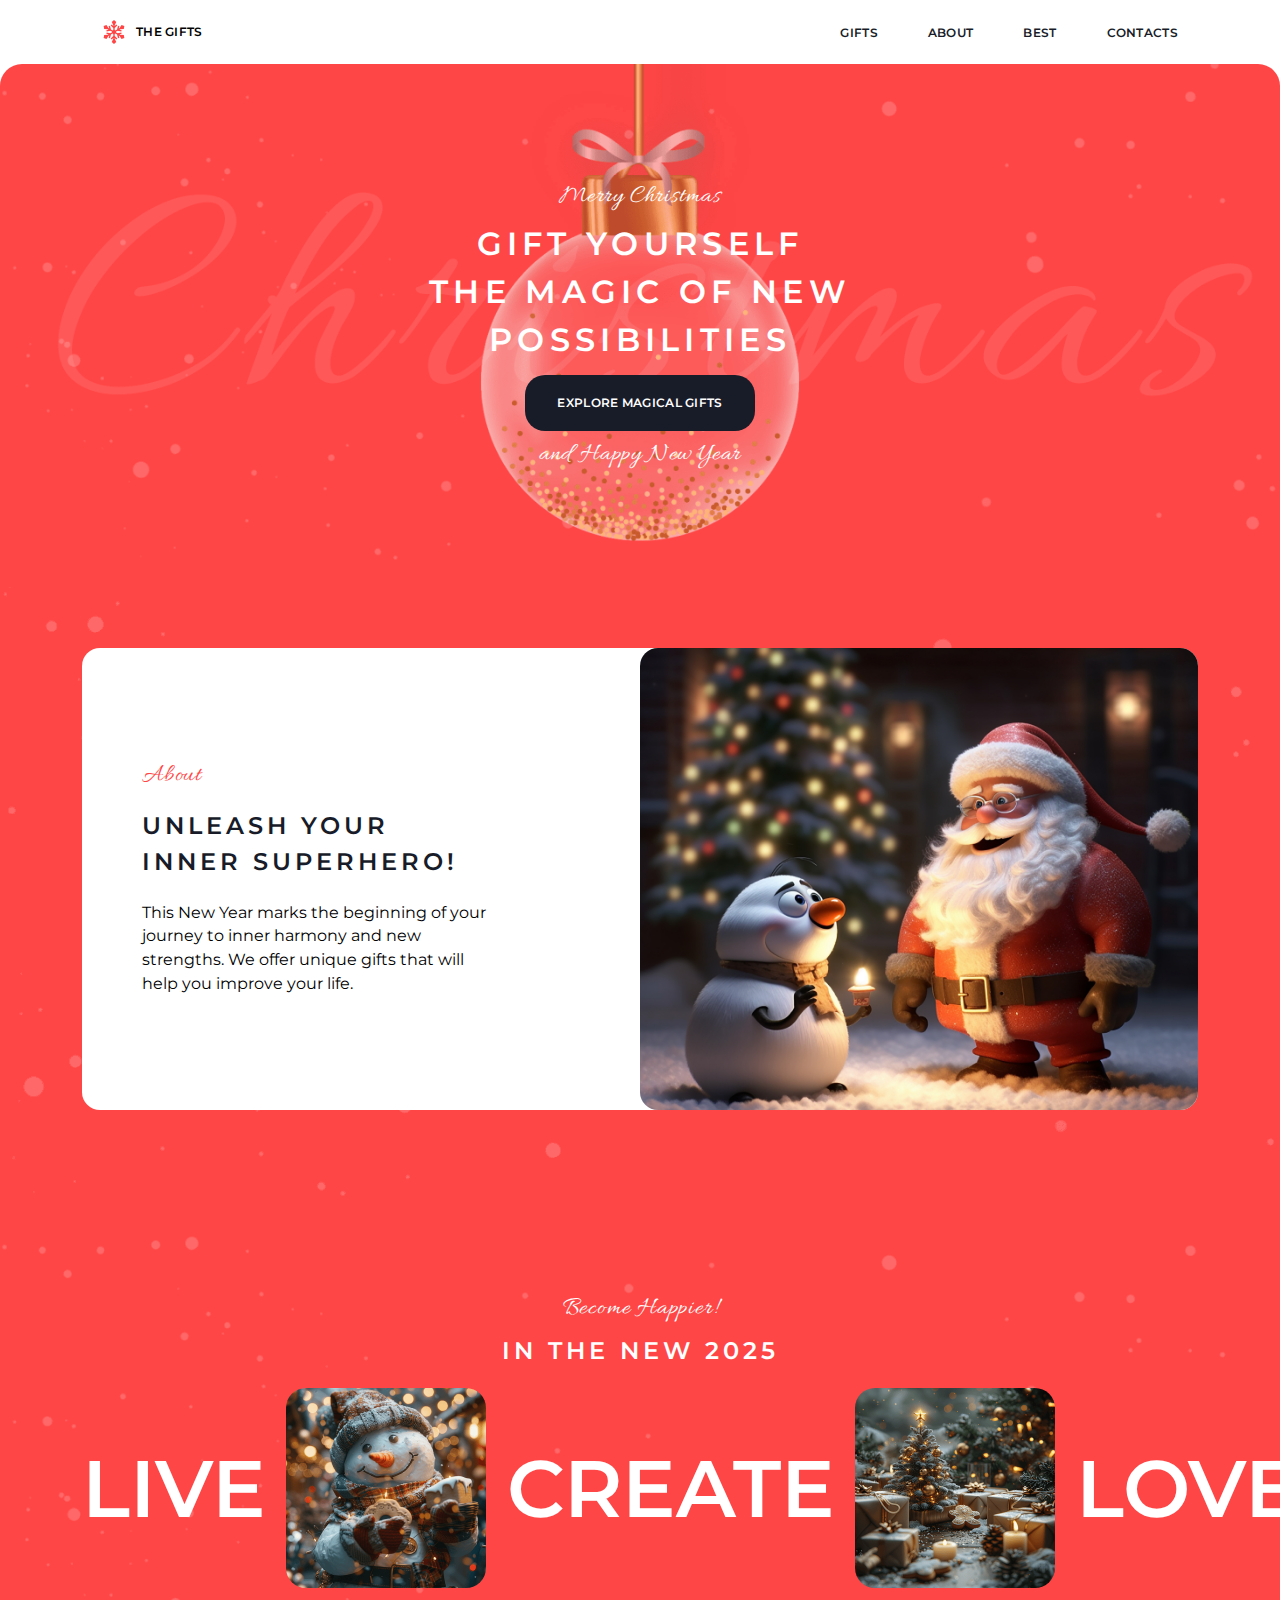
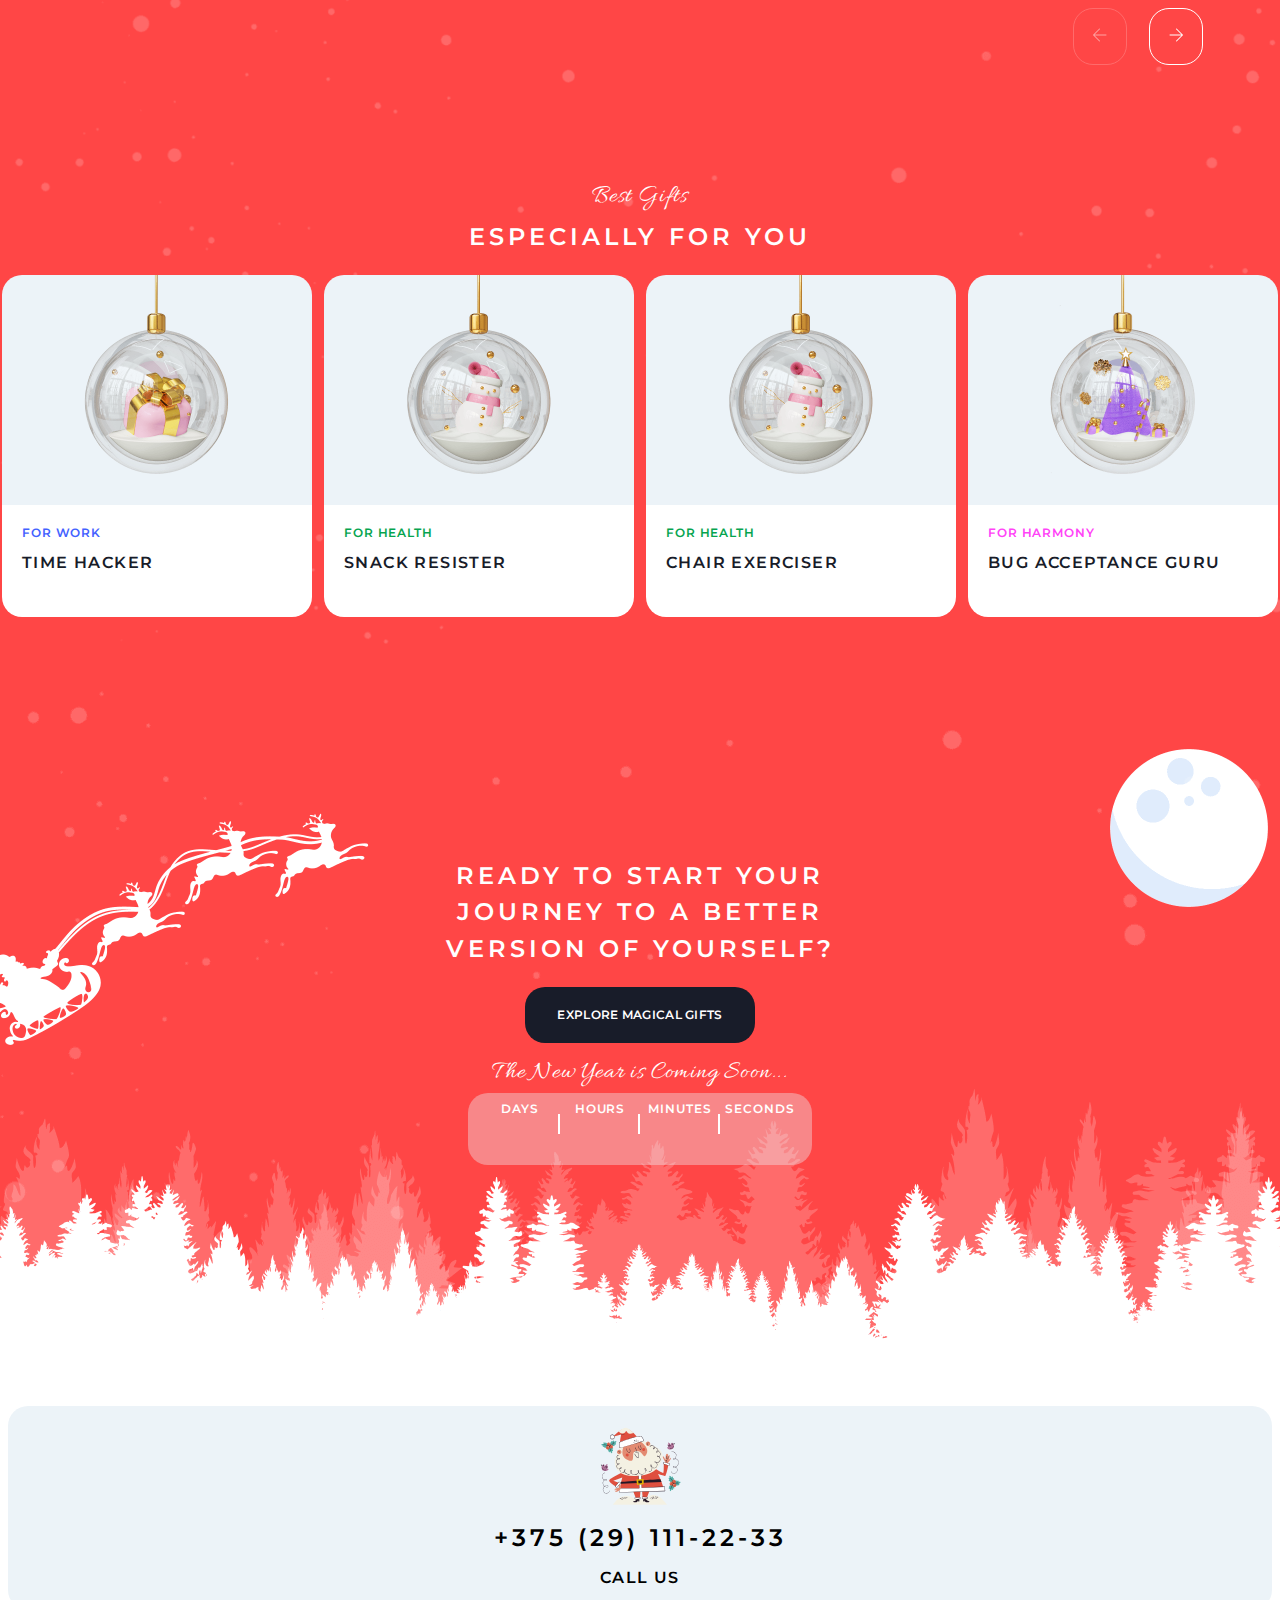
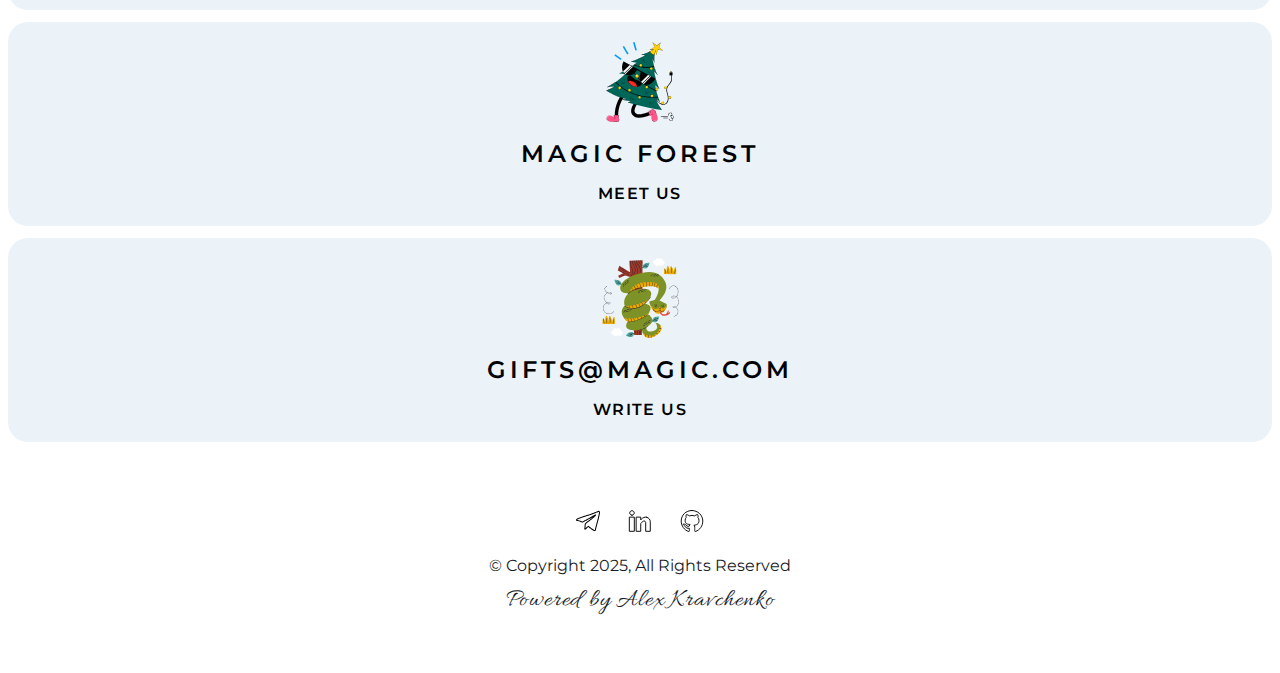
<file: index.html>
<!DOCTYPE html>
<html lang="en">
  <head>
    <meta charset="UTF-8" />
    <meta name="viewport" content="width=device-width, initial-scale=1.0" />
    <title>Christmas shop</title>
    <link rel="preconnect" href="https://fonts.googleapis.com" />
    <link rel="preconnect" href="https://fonts.gstatic.com" crossorigin />
    <link
      href="https://fonts.googleapis.com/css2?family=Allura&family=Montserrat:ital,wght@0,100..900;1,100..900&display=swap"
      rel="stylesheet"
    />
    <link rel="shortcut icon" href="./favicon.png" type="image/x-icon" />
    <link rel="stylesheet" href="css/style.css" />
  </head>
  <body>
    <header class="header">
      <div class="container">
        <div class="header__inner">
          <a href="./index.html" class="logo">
            <img src="./images/icons/logo.svg" alt="logo" />
            <span class="montserrat-action-small">THE GIFTS</span>
          </a>
          <nav class="menu">
            <ul class="menu__list">
              <li class="menu__item">
                <a
                  href="./pages/gifts.html"
                  class="menu__link montserrat-action-small"
                  >GIFTS</a
                >
              </li>
              <li class="menu__item">
                <a href="#about" class="menu__link montserrat-action-small"
                  >ABOUT</a
                >
              </li>
              <li class="menu__item">
                <a href="#best_gifts" class="menu__link montserrat-action-small"
                  >BEST</a
                >
              </li>
              <li class="menu__item">
                <a href="#contacts" class="menu__link montserrat-action-small"
                  >CONTACTS</a
                >
              </li>
            </ul>
          </nav>
          <div class="burger-menu">
            <input
              type="checkbox"
              id="burger-checkbox"
              class="burger-checkbox"
            />
            <label for="burger-checkbox" class="burger"></label>
            <ul class="burger-menu-list">
              <li>
                <a
                  href="./pages/gifts.html"
                  class="burger-menu-item montserrat-action-large"
                  >GIFTS</a
                >
              </li>
              <li>
                <a
                  href="#about"
                  class="burger-menu-item montserrat-action-large"
                  >About</a
                >
              </li>
              <li>
                <a
                  href="#best_gifts"
                  class="burger-menu-item montserrat-action-large"
                  >Best</a
                >
              </li>
              <li>
                <a
                  href="#contacts"
                  class="burger-menu-item montserrat-action-large"
                  >Contacts</a
                >
              </li>
            </ul>
          </div>
        </div>
      </div>
    </header>
    <main>
      <section>
        <div class="container">
          <div class="top">
            <div class="top__inner">
              <h2 class="top__caption allura-regular">Merry Christmas</h2>
              <h1 class="top__title montserrat-action-h1">
                Gift yourself <br />
                the magic of&nbsp;new possibilities
              </h1>

              <a
                class="btn__to_gifts montserrat-action-small"
                href="./pages/gifts.html"
                >Explore Magical Gifts</a
              >

              <h2 class="top__caption allura-regular">and Happy New Year</h2>
            </div>
          </div>
        </div>
      </section>
      <section id="about">
        <div class="container">
          <div class="about">
            <div class="about__inner">
              <div class="about__text-wrapper">
                <h2 class="about__caption allura-regular">About</h2>
                <h2 class="about__title montserrat-action-h2">
                  Unleash your inner superhero!
                </h2>
                <p class="about__text montserrat-action-paragraph">
                  This New Year marks the beginning of your journey to inner
                  harmony and new strengths. We offer unique gifts that will
                  help you improve your life.
                </p>
              </div>
              <div class="img-wrapper">
                <img src="./images/santa.png" alt="santa" />
              </div>
            </div>
          </div>
        </div>
      </section>
      <section>
        <div class="container">
          <div class="slider">
            <div class="slider__inner">
              <h2 class="slider__caption allura-regular">Become Happier!</h2>
              <h2 class="slider__title montserrat-action-h2">
                in the new 2025
              </h2>
              <div class="slider__row">
                <div class="slider__item">
                  <p class="slider__item-text montserrat-action-slider-text">
                    Live
                  </p>
                  <img src="./images/slider-img/snowman.png" alt="snowman" />
                </div>
                <div class="slider__item">
                  <p class="slider__item-text montserrat-action-slider-text">
                    Create
                  </p>
                  <img
                    src="./images/slider-img/christmas-trees.png"
                    alt="christmas-trees"
                  />
                </div>
                <div class="slider__item">
                  <p class="slider__item-text montserrat-action-slider-text">
                    Love
                  </p>
                  <img
                    src="./images/slider-img/christmas-tree-ball.png"
                    alt="christmas-tree-ball"
                  />
                </div>
                <div class="slider__item">
                  <p class="slider__item-text montserrat-action-slider-text">
                    Dream
                  </p>
                  <img
                    src="./images/slider-img/fairytale-house.png"
                    alt="fairytale-house"
                  />
                </div>
              </div>
              <div class="slider__controls">
                <button class="slider_btn dsbl prev" disabled>
                  <img
                    src="./images/slider-img/arrow-left.png"
                    alt="arrow-left"
                  />
                </button>
                <button class="slider_btn next">
                  <img
                    src="./images/slider-img/arrow-right.png"
                    alt="arrow-right"
                  />
                </button>
              </div>
            </div>
          </div>
        </div>
      </section>
      <section>
        <div class="container">
          <div class="best_gifts" id="best_gifts">
            <div class="best_gifts__inner">
              <h2 class="best_gifts__caption allura-regular">Best Gifts</h2>
              <h2 class="best_gifts__title montserrat-action-h2">
                especially for you
              </h2>
              <div class="best_gifts__wrapper"></div>
            </div>
          </div>
        </div>
      </section>
      <section>
        <div class="container">
          <div class="timer">
            <div class="timer__inner">
              <h2 class="timer__title montserrat-action-h2">
                Ready to start your journey to a better version of yourself?
              </h2>
              <a
                class="btn__to_gifts montserrat-action-small mb-17"
                href="./pages/gifts.html"
                >Explore Magical Gifts</a
              >
              <h2 class="timer__caption allura-regular">
                The New Year is Coming Soon...
              </h2>
              <div class="timer__wrapper">
                <div class="days_info">
                  <div class="day montserrat-action-h2"></div>
                  <p class="montserrat-action-h4">DAYS</p>
                </div>
                <div class="hours_info">
                  <div class="hours montserrat-action-h2"></div>
                  <p class="montserrat-action-h4">HOURS</p>
                </div>
                <div class="minutes_info">
                  <div class="minutes montserrat-action-h2"></div>
                  <p class="montserrat-action-h4">MINUTES</p>
                </div>
                <div class="seconds_info">
                  <div class="seconds montserrat-action-h2"></div>
                  <p class="montserrat-action-h4">SECONDS</p>
                </div>
              </div>
            </div>
          </div>
        </div>
      </section>
    </main>
    <footer>
      <div class="container">
        <div class="footer__wrapper">
          <div class="footer__inner">
            <div class="footer__actions-wrapper" id="contacts">
              <div class="footer__actions-item">
                <div class="contact__logo">
                  <img
                    src="./images/actions-img/santa-claus.svg"
                    alt="santa-claus"
                  />
                </div>
                <a href="tel:+375291112233" class="montserrat-action-large"
                  >+375 (29) 111-22-33</a
                >
                <h3 class="montserrat-action-h3">Call Us</h3>
              </div>
              <div class="footer__actions-item">
                <div class="meet__logo">
                  <img
                    src="./images/actions-img/christmas-tree.svg"
                    alt="christmas-tree"
                  />
                </div>
                <a
                  href="https://www.google.com/maps?ll=48.8584,2.2945"
                  target="_blank"
                  class="montserrat-action-large"
                  >Magic Forest</a
                >
                <h3 class="montserrat-action-h3">Meet Us</h3>
              </div>
              <div class="footer__actions-item">
                <div class="write__logo">
                  <img src="./images/actions-img/snake.svg" alt="snake" />
                </div>
                <a href="mailto:gifts@magic.com" class="montserrat-action-large"
                  >gifts@magic.com</a
                >
                <h3 class="montserrat-action-h3">write us</h3>
              </div>
            </div>
            <div class="socials__actions-wrapper">
              <a href="https://t.me/AlexKravchenko_1605" target="_blank"
                ><img
                  src="./images/socials-icons/telegram_icon.svg"
                  alt="telegram"
              /></a>
              <a
                href="http://linkedin.com/in/alex-kravchenko-18a312261"
                target="_blank"
                ><img
                  src="./images/socials-icons/linkedin_logo_logos_icon.svg"
                  alt="linkedin"
              /></a>
              <a href="https://github.com/AlexKravchenko1605" target="_blank"
                ><img
                  src="./images/socials-icons/github_logo_logos_icon.svg"
                  alt="github"
              /></a>
            </div>
            <p class="montserrat-action-paragraph dark-color">
              © Copyright 2025, All Rights Reserved
            </p>
            <a
              href="https://github.com/AlexKravchenko1605"
              target="_blank"
              class="allura-regular dark-color rs_school"
            >
              Powered by Alex Kravchenko
            </a>
          </div>
        </div>
      </div>
    </footer>
    <script type="module" src="./js/main.js"></script>
  </body>
</html>
</file>
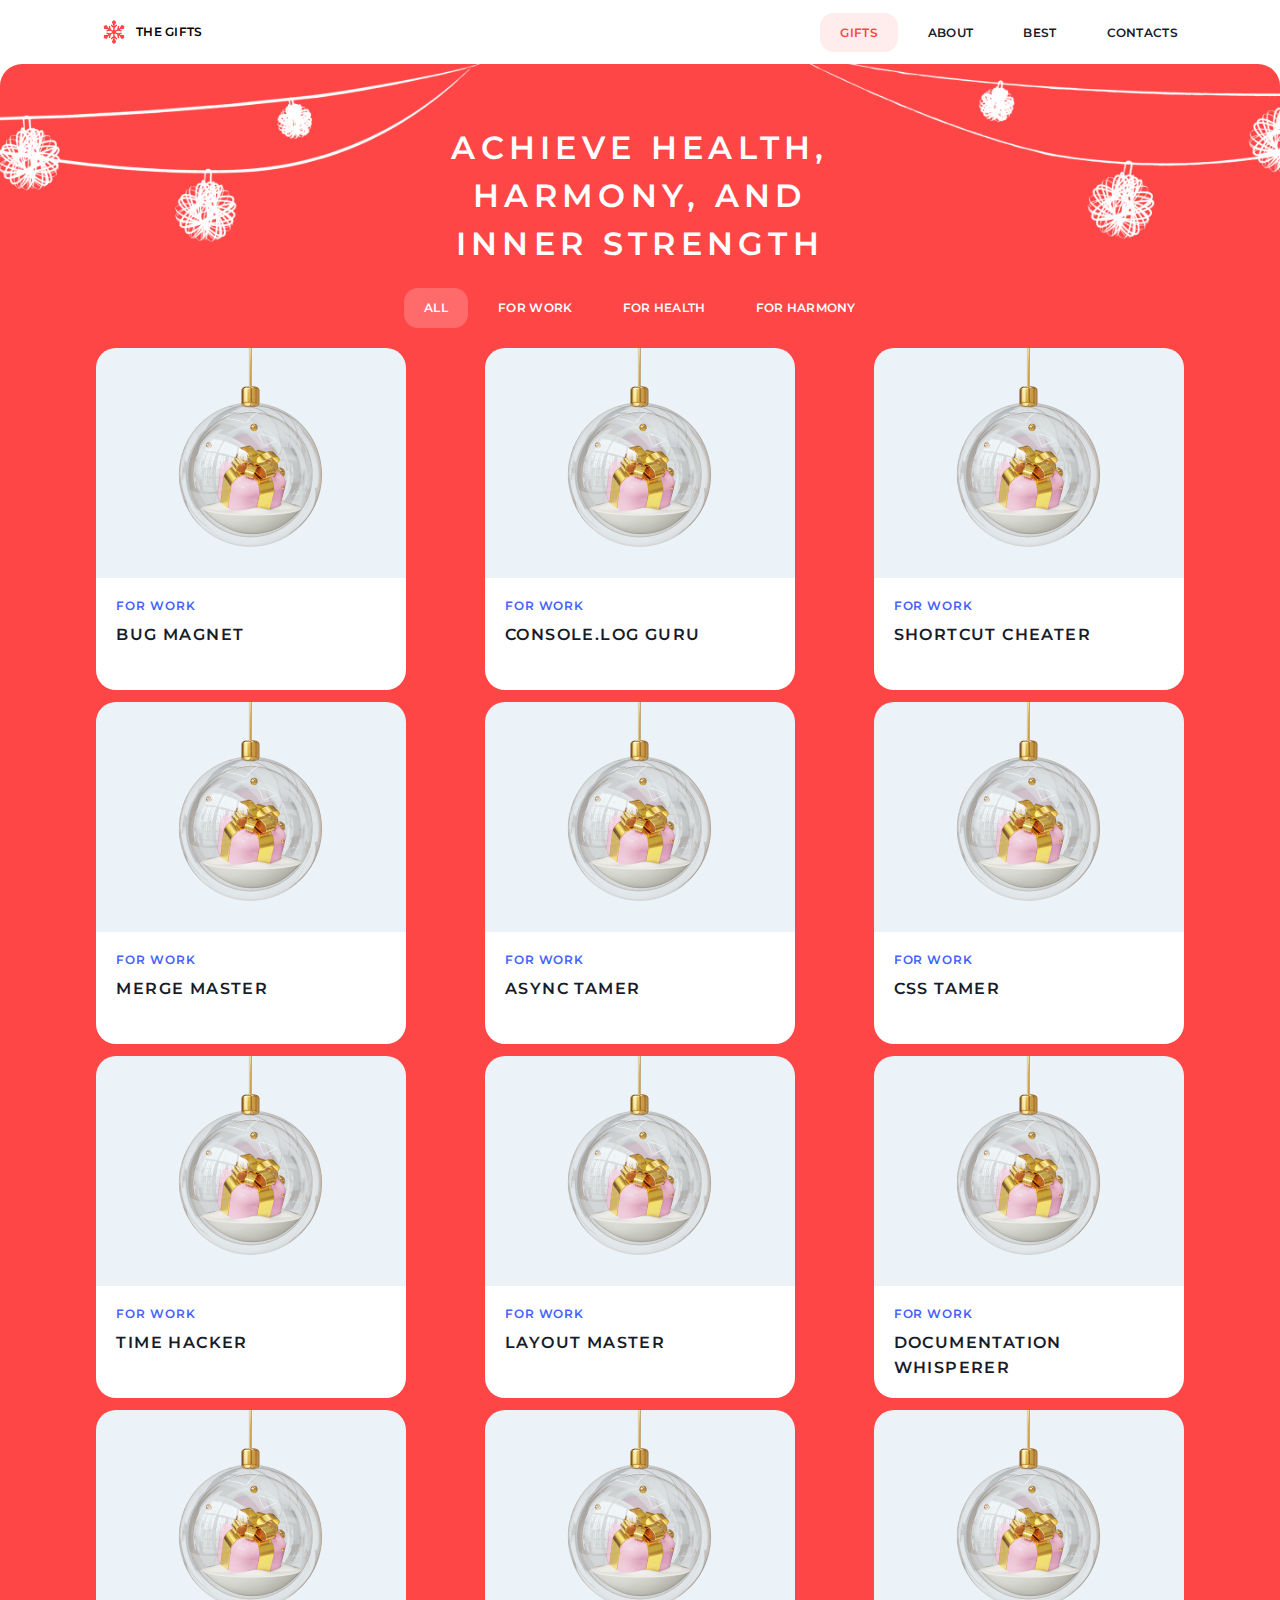
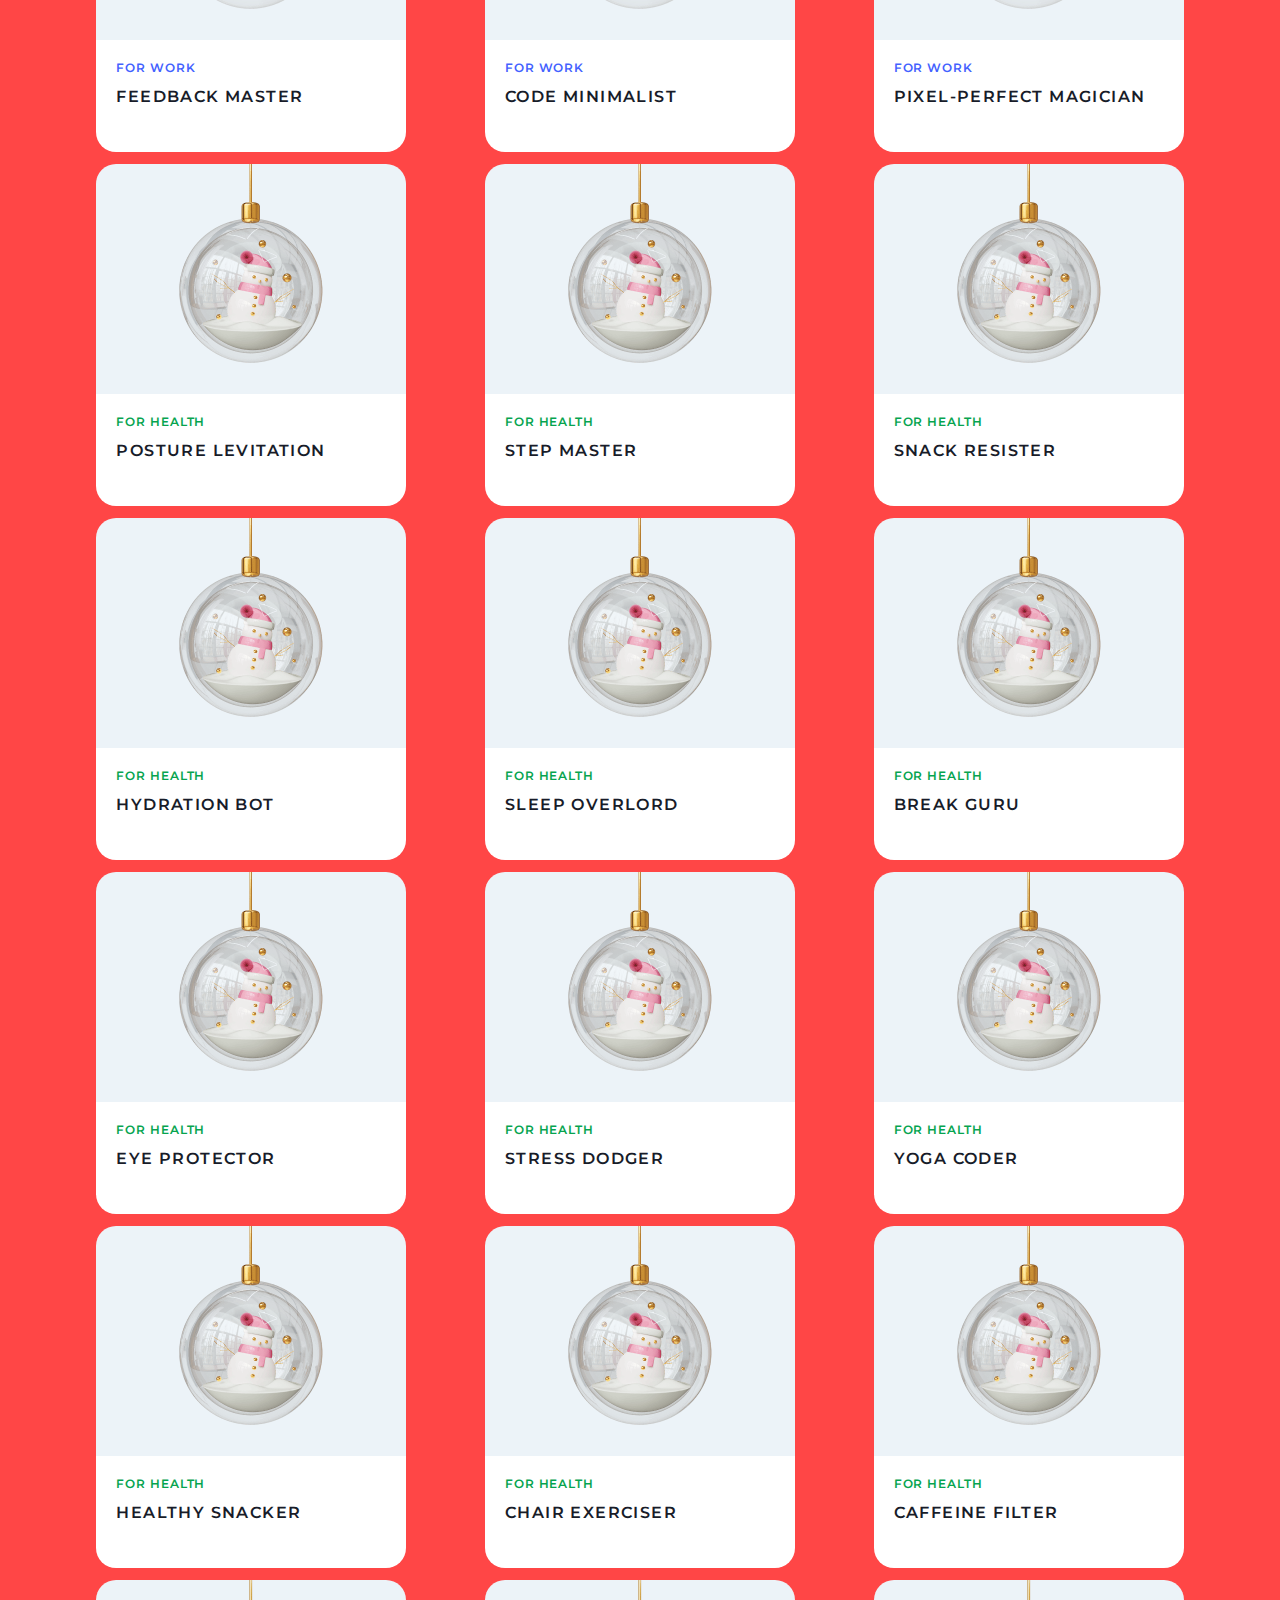
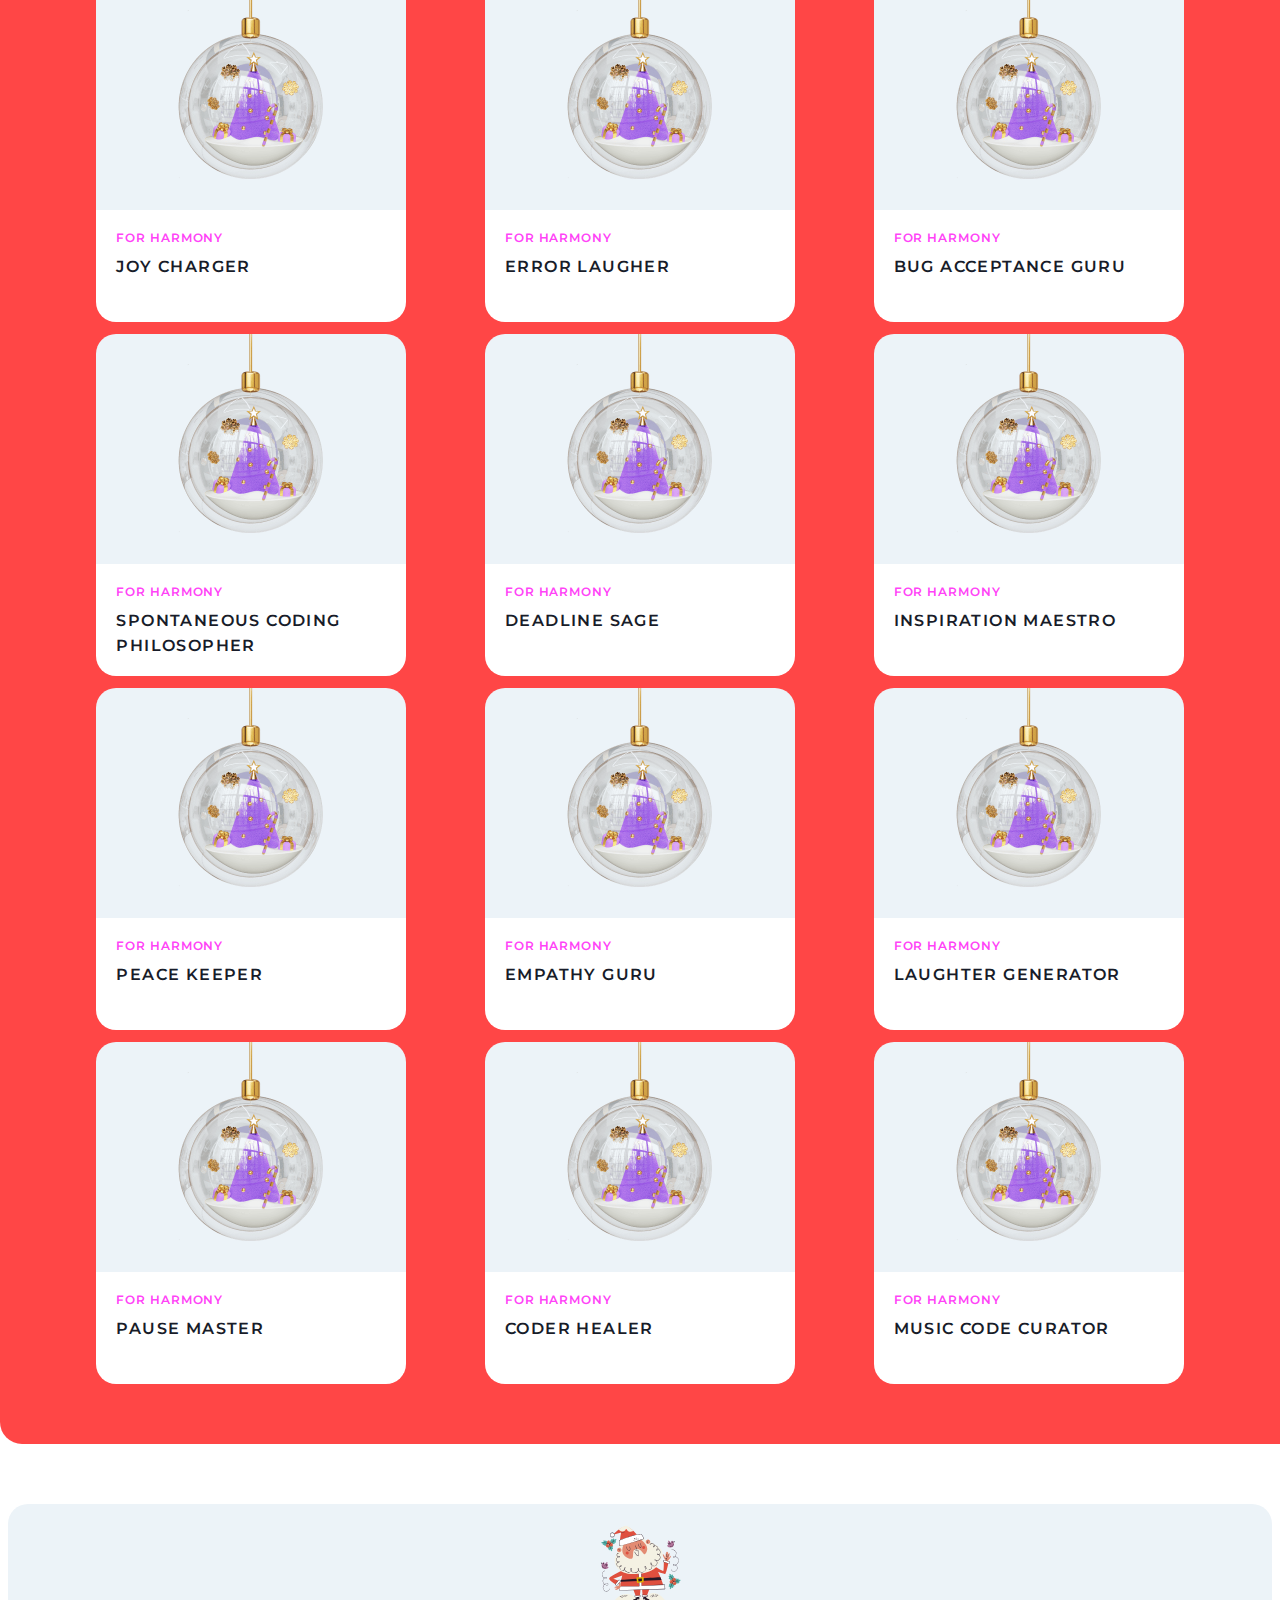
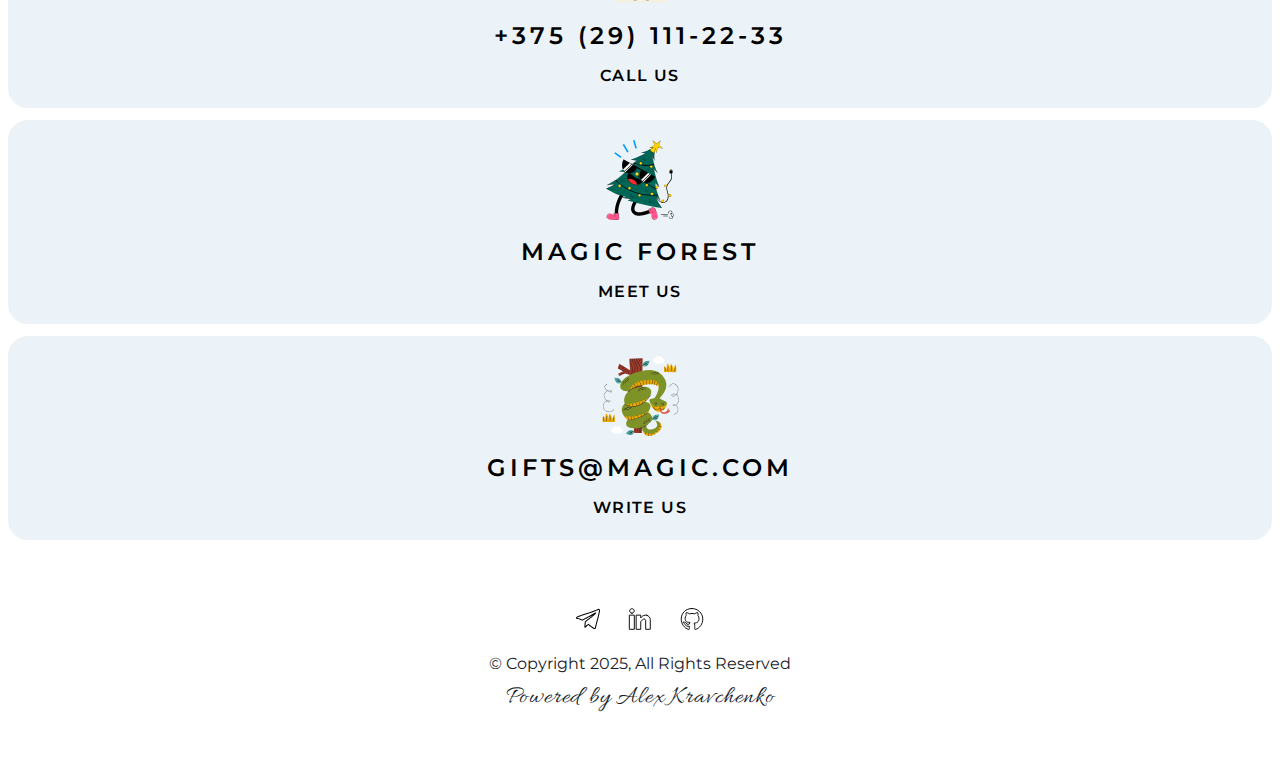
<file: pages/gifts.html>
<!DOCTYPE html>
<html lang="en">
  <head>
    <meta charset="UTF-8" />
    <meta name="viewport" content="width=device-width, initial-scale=1.0" />
    <title>Gifts</title>
    <link rel="preconnect" href="https://fonts.googleapis.com" />
    <link rel="preconnect" href="https://fonts.gstatic.com" crossorigin />
    <link
      href="https://fonts.googleapis.com/css2?family=Allura&family=Montserrat:ital,wght@0,100..900;1,100..900&display=swap"
      rel="stylesheet"
    />
    <link rel="shortcut icon" href="../favicon.png" type="image/x-icon" />
    <link rel="stylesheet" href="../css/style.css" />
    <link rel="stylesheet" href="../css/gifts-page.css" />
  </head>
  <body>
    <header class="header" id="top">
      <div class="container">
        <div class="header__inner">
          <a href="../index.html" class="logo">
            <img src="../images/icons/logo.svg" alt="the gifts" />
            <span class="montserrat-action-small">THE GIFTS</span>
          </a>
          <nav class="menu">
            <ul class="menu__list">
              <li class="menu__item">
                <a
                  href="#"
                  class="menu__link active montserrat-action-small disabled"
                  >GIFTS</a
                >
              </li>
              <li class="menu__item">
                <a
                  href="../index.html#about"
                  class="menu__link montserrat-action-small"
                  >ABOUT</a
                >
              </li>
              <li class="menu__item">
                <a
                  href="../index.html#best_gifts"
                  class="menu__link montserrat-action-small"
                  >BEST</a
                >
              </li>
              <li class="menu__item">
                <a href="#contacts" class="menu__link montserrat-action-small"
                  >CONTACTS</a
                >
              </li>
            </ul>
          </nav>
          <div class="burger-menu">
            <input
              type="checkbox"
              id="burger-checkbox"
              class="burger-checkbox"
            />
            <label for="burger-checkbox" class="burger"></label>
            <ul class="burger-menu-list">
              <li id="gifts__link">
                <a
                  href="./pages/gifts.html"
                  class="burger-menu-item montserrat-action-large disabled"
                  >GIFTS</a
                >
              </li>
              <li></li>
              <li>
                <a
                  href="../index.html#about"
                  class="burger-menu-item montserrat-action-large"
                  >About</a
                >
              </li>
              <li></li>
              <li>
                <a
                  href="../index.html#best_gifts"
                  class="burger-menu-item montserrat-action-large"
                  >Best</a
                >
              </li>
              <li></li>
              <li>
                <a
                  href="#contacts"
                  class="burger-menu-item montserrat-action-large"
                  >Contacts</a
                >
              </li>
              <li></li>
            </ul>
          </div>
        </div>
      </div>
    </header>

    <main>
      <section>
        <div class="container">
          <div class="gifts">
            <div class="gifts__inner">
              <h1 class="gifts__title montserrat-action-h1">
                Achieve health,<br />
                harmony, and <br />
                inner strength
              </h1>
              <div class="gifts__category-wrapper montserrat-action-small">
                <a class="gifts__category all" data-category="All" href="#"
                  >All</a
                >
                <a
                  class="gifts__category for-work"
                  data-category="For Work"
                  href="#"
                  >for work</a
                >
                <a
                  class="gifts__category for-health"
                  data-category="For Health"
                  href="#"
                  >for health</a
                >
                <a
                  class="gifts__category for-harmony"
                  data-category="For Harmony"
                  href="#"
                  >for harmony</a
                >
              </div>
              <div class="gifts__container"></div>
            </div>
          </div>
        </div>
      </section>
      <a href="#top" id="to_top" class="to-top__btn" title="Back to top"
        ><img src="../images/icons/arrow-top.png" alt="arrow-top"
      /></a>
    </main>
    <footer>
      <div class="container">
        <div class="footer__wrapper">
          <div class="footer__inner">
            <div class="footer__actions-wrapper" id="contacts">
              <div class="footer__actions-item">
                <div class="contact__logo">
                  <img
                    src="../images/actions-img/santa-claus.svg"
                    alt="santa-claus"
                  />
                </div>
                <a href="tel:+375291112233" class="montserrat-action-large"
                  >+375 (29) 111-22-33</a
                >
                <h3 class="montserrat-action-h3">Call Us</h3>
              </div>
              <div class="footer__actions-item">
                <div class="meet__logo">
                  <img
                    src="../images/actions-img/christmas-tree.svg"
                    alt="christmas-tree"
                  />
                </div>
                <a
                  href="https://www.google.com/maps?ll=48.8584,2.2945"
                  target="_blank"
                  class="montserrat-action-large"
                  >Magic Forest</a
                >
                <h3 class="montserrat-action-h3">Meet Us</h3>
              </div>
              <div class="footer__actions-item">
                <div class="write__logo">
                  <img src="../images/actions-img/snake.svg" alt="snake" />
                </div>
                <a href="mailto:gifts@magic.com" class="montserrat-action-large"
                  >gifts@magic.com</a
                >
                <h3 class="montserrat-action-h3">write us</h3>
              </div>
            </div>
            <div class="socials__actions-wrapper">
              <a href="https://t.me/AlexKravchenko_1605" target="_blank"
                ><img
                  src="../images/socials-icons/telegram_icon.svg"
                  alt="telegram"
              /></a>
              <a
                href="http://linkedin.com/in/alex-kravchenko-18a312261"
                target="_blank"
                ><img
                  src="../images/socials-icons/linkedin_logo_logos_icon.svg"
                  alt="linkedin"
              /></a>
              <a href="https://github.com/AlexKravchenko1605" target="_blank"
                ><img
                  src="../images/socials-icons/github_logo_logos_icon.svg"
                  alt="github"
              /></a>
            </div>
            <p class="montserrat-action-paragraph dark-color">
              © Copyright 2025, All Rights Reserved
            </p>
            <a
              href="https://github.com/AlexKravchenko1605"
              target="_blank"
              class="allura-regular dark-color rs_school"
            >
              Powered by Alex Kravchenko
            </a>
          </div>
        </div>
      </div>
    </footer>
    <script type="module" src="../js/gifts-page.js"></script>
  </body>
</html>
</file>
<file: css/style.css>
@import url(root.css);
@import url(fonts.css);

html {
  box-sizing: border-box;
  scroll-behavior: smooth;
}

*,
*::after,
*::before {
  box-sizing: inherit;
  margin: 0;
  padding: 0;
}

a {
  text-decoration: none;
  color: inherit;
  cursor: default;
}

ul {
  list-style: none;
}

.container {
  max-width: 1440px;
  margin: 0 auto;
}

/* header */

.header__inner {
  min-height: 64px;
  display: flex;
  justify-content: space-between;
  align-items: center;
  padding-left: 82px;
  padding-right: 82px;
}

.logo {
  display: flex;
  align-items: center;
  padding: 8px 20px;
  gap: 0 10px;
}

.menu__list {
  display: flex;
  gap: 0 10px;
  align-items: center;
}

.menu__link {
  padding: 12px 20px;
  color: var(--dark-color);
}

.active {
  color: var(--primary-color);
  background-color: #ffecec;
  border-radius: 14px;
}

/* burger-menu */
.burger-menu {
  display: none;
}
.burger-checkbox {
  position: absolute;
  visibility: hidden;
}
.burger {
  z-index: 1;
  cursor: pointer;
  display: block;
  position: relative;
  border: none;
  background: transparent;
  padding: 20px;
}
.burger::before,
.burger::after {
  content: "";
  position: absolute;
  display: block;
  width: 20px;
  height: 1px;
  border-radius: 10px;
  background: var(--dark-color);
}
.burger::before {
  left: 11px;
}

.burger::before {
  top: 14px;
  box-shadow: 0 11px 0 #000;
  transition: box-shadow 0.3s 0.15s, top 0.3s 0.15s, transform 0.3s;
}
.burger::after {
  left: 11px;
  bottom: 14px;
  transition: bottom 0.3s 0.15s, transform 0.3s;
}
.burger-checkbox:checked + .burger::before {
  top: 19px;
  transform: rotate(45deg);
  box-shadow: 0 6px 0 rgba(0, 0, 0, 0);
  transition: box-shadow 0.15s, top 0.3s, transform 0.3s 0.15s;
}
.burger-checkbox:checked + .burger::after {
  bottom: 20px;
  transform: rotate(-45deg);
  transition: bottom 0.3s, transform 0.3s 0.15s;
}
.burger-menu-list {
  right: 0;
  position: fixed;
  display: flex;
  flex-direction: column;
  justify-content: center;
  gap: 8px;
  margin: 0;
  background: var(--static-white-color);
  list-style-type: none;
  transform: translateX(100%);
  transition: 0.3s;
  width: 100vw;
  height: 100vh;
  z-index: 4;
}
.burger-menu-item {
  display: block;
  padding: 12px 20px;
  color: var(--dark-color);
  text-align: center;
  text-decoration: none;
}

.burger-checkbox:checked ~ .burger-menu-list {
  transform: translateX(0%);
}

.iOverflow {
  overflow: hidden;
  height: 100vh;
}
/* top section */

.top {
  min-height: 524px;
  background-color: var(--primary-color);
  background-image: url(../images/bg-images/bg-snow.png),
    url(../images/bg-images/top-bg.png);
  background-repeat: no-repeat;
  background-position: center;
  background-size: cover;
  border-top-right-radius: 22px;
  border-top-left-radius: 22px;
  padding: 60px 0px;
}

.top__inner {
  display: flex;
  flex-direction: column;
  margin: 0 auto;
  align-items: center;
  width: 426px;
  padding-top: 60px;
  gap: 11px 0;
}

.top__title {
  color: var(--static-white-color);
  text-align: center;
}

.top__caption {
  color: var(--static-white-color);
}

.btn__to_gifts {
  color: var(--static-white-color);
  background-color: var(--dark-color);
  border-radius: 20px;
  padding: 20px 32px;
  border: none;
}

/* about section */

.about {
  min-height: 648px;
  background-color: var(--primary-color);
  background-image: url(../images/bg-images/bg-snow.png);
  background-repeat: no-repeat;
  background-position: center;
  background-size: cover;
  padding: 60px 0px;
}

.about__inner {
  display: flex;
  justify-content: space-between;
  flex-direction: row;
  margin: 0 82px;
  background-color: var(--static-white-color);
  border-radius: 18px;
}

.about__text-wrapper {
  display: flex;
  flex-direction: column;
  justify-content: center;
  gap: 20px 0;
  padding: 100px 152px 100px 60px;
  width: 50%;
}
.img-wrapper {
  width: 50%;

  img {
    display: block;
    border-radius: 18px;
    width: 100%;
    min-height: 100%;
    object-fit: cover;
  }
}

.about__title {
  color: var(--dark-color);
}

.about__caption {
  color: var(--primary-color);
}

/* slider section */

.slider {
  min-height: 488px;
  background-color: var(--primary-color);
  background-image: url(../images/bg-images/bg-snow.png);
  background-repeat: no-repeat;
  background-position: center;
  background-size: cover;
  padding: 60px 0px;
  position: relative;
  overflow: hidden;
}

.slider__title,
.slider__caption {
  color: var(--static-white-color);
  text-align: center;
}

.slider__caption {
  margin-bottom: 12px;
}
.slider__title {
  margin-bottom: 19px;
}
.slider__row {
  display: flex;
  gap: 0 21px;
  padding-left: 82px;
}

.slider__item {
  display: flex;
  align-items: center;
  gap: 0 20px;

  img {
    width: 200px;
    height: 200px;
    border-radius: 20px;
  }
}

.slider__item-text {
  color: var(--static-white-color);
}

.slider__controls {
  position: absolute;
  bottom: 59px;
  right: 6%;
  display: flex;
  gap: 0 22px;
}

.slider_btn {
  color: var(--static-white-color);
  background-color: inherit;
  border: 1px solid;
  border-color: var(--static-white-color);
  border-radius: 20px;
  padding: 14px;
  font-weight: 100;
}

.dsbl {
  border-color: #ff9090;
  color: #ff5858;
  opacity: 0.5;
}

/* best_gifts section */

.best_gifts {
  min-height: 554px;
  background-color: var(--primary-color);
  background-image: url(../images/bg-images/bg-snow.png);
  background-repeat: no-repeat;
  background-position: center;
  background-size: cover;
  padding: 60px 0px;
}

.best_gifts__caption,
.best_gifts__title {
  color: var(--static-white-color);
  text-align: center;
}

.best_gifts__caption {
  margin-bottom: 10px;
}

.best_gifts__title {
  margin-bottom: 20px;
}
.best_gifts__wrapper {
  display: flex;
  flex-wrap: wrap;
  gap: 13px 12px;
  justify-content: center;
}

.best_gifts__item {
  display: flex;
  flex-direction: column;
  width: 310px;
  height: 342px;
  border-radius: 20px;
}

.best_gifts__item-img {
  width: 310px;
  height: 230px;
  background-color: var(--content-background-color);
  border-top-left-radius: 20px;
  border-top-right-radius: 20px;
  img {
    width: 100%;
    object-fit: cover;
  }
}

.best_gifts__item-info {
  background-color: var(--static-white-color);
  height: 112px;
  width: 100%;
  padding: 20px 20px 20px 20px;
  overflow: hidden;
  border-bottom-left-radius: 20px;
  border-bottom-right-radius: 20px;

  h4 {
    margin-bottom: 10px;
  }
}

.for-work {
  color: var(--tag-purple-color);
}

.for-health {
  color: var(--tag-green-color);
}

.for-harmony {
  color: var(--tag-pink-color);
}

.dark-color {
  color: var(--dark-color);
}

/* timer section */

.timer {
  min-height: 668px;
  background-color: var(--primary-color);
  background-image: url(../images/bg-images/bg-snow.png),
    url(../images/bg-images/bg-forest.png);
  background-repeat: no-repeat;
  background-position: center;
  background-size: cover;
  padding: 60px 0px;
  border-bottom-left-radius: 20px;
  border-bottom-right-radius: 20px;
}

.timer__inner {
  width: 426px;
  display: flex;
  flex-direction: column;
  align-items: center;
  margin: 0 auto;
  padding-top: 120px;
}

.timer__title {
  color: var(--static-white-color);
  text-align: center;
  margin-bottom: 20px;
}
.mb-17 {
  margin-bottom: 17px;
}

.timer__caption {
  color: var(--static-white-color);
  margin-bottom: 8px;
}

.timer__wrapper {
  display: flex;
  padding: 8px 12px 12px 12px;
  background: rgba(236, 243, 248, 0.38);
  border-radius: 20px;
  color: var(--static-white-color);
}

.days_info,
.hours_info,
.minutes_info,
.seconds_info {
  display: flex;
  flex-direction: column;
  align-items: center;
  height: 52px;
  width: 80px;
  position: relative;
}

.days_info::after,
.hours_info::after,
.minutes_info::after {
  content: " ";
  position: absolute;
  right: 0;
  top: 13px;
  height: 20px;
  border: 0.1px solid var(--static-white-color);
}

/* footer */

.footer__wrapper {
  min-height: 496px;
  padding: 60px 0px;
}
.footer__inner {
  display: flex;
  flex-direction: column;
  align-items: center;
}
.footer__actions-wrapper {
  display: flex;
  gap: 0 12px;
  margin-bottom: 67px;
}
.footer__actions-item {
  display: flex;
  flex-direction: column;
  align-items: center;
  width: 417px;
  height: 204px;
  gap: 10px 0;
  padding: 20px;
  background-color: var(--content-background-color);
  border-radius: 20px;
}

.socials__actions-wrapper {
  display: flex;
  gap: 0 28px;
  img {
    width: 24px;
    height: 24px;
  }

  margin-bottom: 17px;
}

.socials__actions-wrapper + p {
  margin-bottom: 10px;
}

/* modal window */
.modal-overflow {
  display: none;
  background: rgba(0, 0, 0, 0.8);
  position: fixed;
  width: 100%;
  height: 100%;
  z-index: 4;
  top: 0;
}
.modal_window {
  position: fixed;
  top: 50%;
  left: 50%;
  transform: translate(-50%, -50%);
  max-width: 400px;
  min-width: 364px;
  background-color: var(--content-background-color);
  display: flex;
  flex-direction: column;
  border-top-left-radius: 20px;
  border-top-right-radius: 20px;
  border-bottom-left-radius: 20px;
  border-bottom-right-radius: 20px;
  z-index: 1;

  button {
    border: none;
    position: absolute;
    right: 14px;
    top: 14px;

    &:hover {
      cursor: pointer;
    }

    img {
      width: 36px;
    }
  }
}
.mb-20 {
  margin-bottom: 20px;
}

.modal__window-img {
  img {
    height: 230px;
    width: 100%;
    object-fit: cover;
  }
}

.modal__window-info {
  padding: 18px;
  h4 {
    margin-bottom: 8px;
  }

  h3 {
    margin-bottom: 8px;
  }
}

.superpowers_wrapper {
  display: grid;
  align-items: center;
  grid-template-columns: 2fr 0.5fr 1fr;
}

.snowflake_wrapper {
  display: flex;
  height: 16px;
  gap: 8px;
  justify-content: center;
  align-items: center;
  margin-left: 8px;
}

/* media queries */
@media (hover: hover) {
  .logo:hover {
    cursor: pointer;
  }

  .menu__link:not([disabled]):hover {
    color: var(--primary-color);
    cursor: pointer;
    background-color: #ffecec;
    border-radius: 14px;
    transition: all 0.5s;
  }

  .burger-menu-item:hover {
    cursor: pointer;
    color: var(--primary-color);
    transition: all 0.5s;
  }

  .btn__to_gifts:hover {
    cursor: pointer;
    transition: all 0.5s;
    color: var(--dark-color);
    background-color: var(--static-white-color);
  }

  .slider_btn:not([disabled]):hover {
    cursor: pointer;

    background-color: var(--static-white-color);
    transition: all 0.5s;
    img {
      filter: brightness(0) saturate(100%) invert(32%) sepia(20%)
        saturate(6533%) hue-rotate(338deg) brightness(104%) contrast(93%);
    }
  }

  .best_gifts__item:hover {
    cursor: pointer;

    .best_gifts__item-info {
      h3 {
        color: var(--primary-color);
        transition: all 0.5s;
      }
    }
  }

  .footer__actions-item:hover {
    cursor: pointer;
    a {
      cursor: pointer;
      color: var(--primary-color);
      transition: all 0.5s;
    }
    h3 {
      cursor: pointer;
      color: var(--primary-color);
      transition: all 0.5s;
    }
  }

  .socials__actions-wrapper a:hover {
    cursor: pointer;
    filter: brightness(0) saturate(100%) invert(32%) sepia(20%) saturate(6533%)
      hue-rotate(338deg) brightness(104%) contrast(93%);
    transition: all 0.5s;
  }

  .rs_school:hover {
    cursor: pointer;
    color: var(--primary-color);
    transition: all 0.5s;
  }
}

@media (max-width: 1310px) {
  .footer__actions-wrapper {
    flex-direction: column;
    width: 100%;
    padding: 0 8px;
    gap: 12px;
  }
  .footer__actions-item {
    width: 100%;
  }
}

@media (max-width: 1172px) {
  .about__text-wrapper {
    padding: 46px 60px;
  }

  .about__inner {
    margin: 0 8px;
    min-height: 528px;
  }
  .slider__controls {
    right: 1%;
  }
}

@media (max-width: 768px) {
  .menu {
    display: none;
  }
  .header__inner {
    padding-left: 8px;
    padding-right: 8px;
  }

  .burger-menu {
    display: block;
  }

  .slider__row {
    padding-left: 8px;
  }
}

@media (max-width: 660px) {
  .about__inner {
    flex-direction: column;
    align-items: center;

    img {
      min-height: 528px;
    }
  }
  .about__text-wrapper {
    width: 100%;
    padding: 60px 20px;
  }
  .img-wrapper {
    width: 100%;
  }
}

@media (max-width: 430px) {
  html,
  body {
    overflow-x: hidden;
  }
  .top {
    min-height: 572px;
  }
  .top__inner {
    width: 364px;
  }
  .timer {
    margin-bottom: 30px;
  }

  .timer__inner {
    width: 364px;
  }

  .timer__title {
    margin-bottom: 15px;
  }

  .slider__controls {
    right: 2%;
  }

  .footer__wrapper {
    padding: 60px 0px;
  }
}
</file>
<file: css/gifts-page.css>
@import url(root.css);
@import url(fonts.css);

.gifts {
  min-height: 1394px;
  background-color: var(--primary-color);
  background-image: url(../images/bg-images/bg-garland.png);
  background-repeat: no-repeat;
  background-position: top;
  background-size: contain;
  border-top-right-radius: 22px;
  border-top-left-radius: 22px;
  border-bottom-left-radius: 22px;
  border-bottom-left-radius: 22px;
  padding: 60px 0px;
}

.gifts__inner {
  display: flex;
  flex-direction: column;
  align-items: center;
  gap: 20px 0;
}

.gifts__title {
  text-align: center;
  color: var(--static-white-color);
}

.gifts__category-wrapper {
  display: inline-flex;
  gap: 0 10px;
}

.gifts__category {
  color: var(--static-white-color);
  font-family: inherit;
  padding: 12px 20px;
}

.gifts__container {
  display: grid;
  grid-template-columns: repeat(4, 1fr);
  gap: 12px;
}

.active_category {
  background-color: var(--link-background-color);
  border-radius: 14px;
}

.disabled {
  pointer-events: none;
  cursor: default;
  text-decoration: none;
}

.to-top__btn {
  position: fixed;
  bottom: 20px;
  right: 20px;
  width: 56px;
  height: 56px;
  border-radius: 50%;
  text-align: center;
  vertical-align: middle;
  font-size: 24px;
  color: var(--primary-color);
  border: 1px solid var(--primary-color);
  padding: 16px;
  background: var(--static-white-color);
  cursor: pointer;
  z-index: 3;

  img {
    filter: brightness(0) saturate(100%) invert(32%) sepia(20%) saturate(6533%)
      hue-rotate(338deg) brightness(104%) contrast(93%);
  }
}

@media (hover: hover) {
  .gifts__category:not([disabled]):hover {
    cursor: pointer;
    background-color: var(--link-background-color);
    border-radius: 14px;
    transition: all 0.5s;
  }

  .to-top__btn:hover {
    background: #333;
    text-decoration: none;
  }
}

@media (max-width: 1300px) {
  .gifts__container {
    padding: 0px 63px;
    width: 100%;
    grid-template-columns: repeat(auto-fit, minmax(310px, 1fr));
    justify-items: center;
  }
}

@media (max-width: 510px) {
  .gifts__title {
    width: 364px;
  }

  .gifts__category-wrapper {
    gap: 0 4px;
  }
  .gifts__category {
    padding: 12px 8px;
  }
  .gifts__container {
    padding: 0px 16px;
  }
}
</file>
